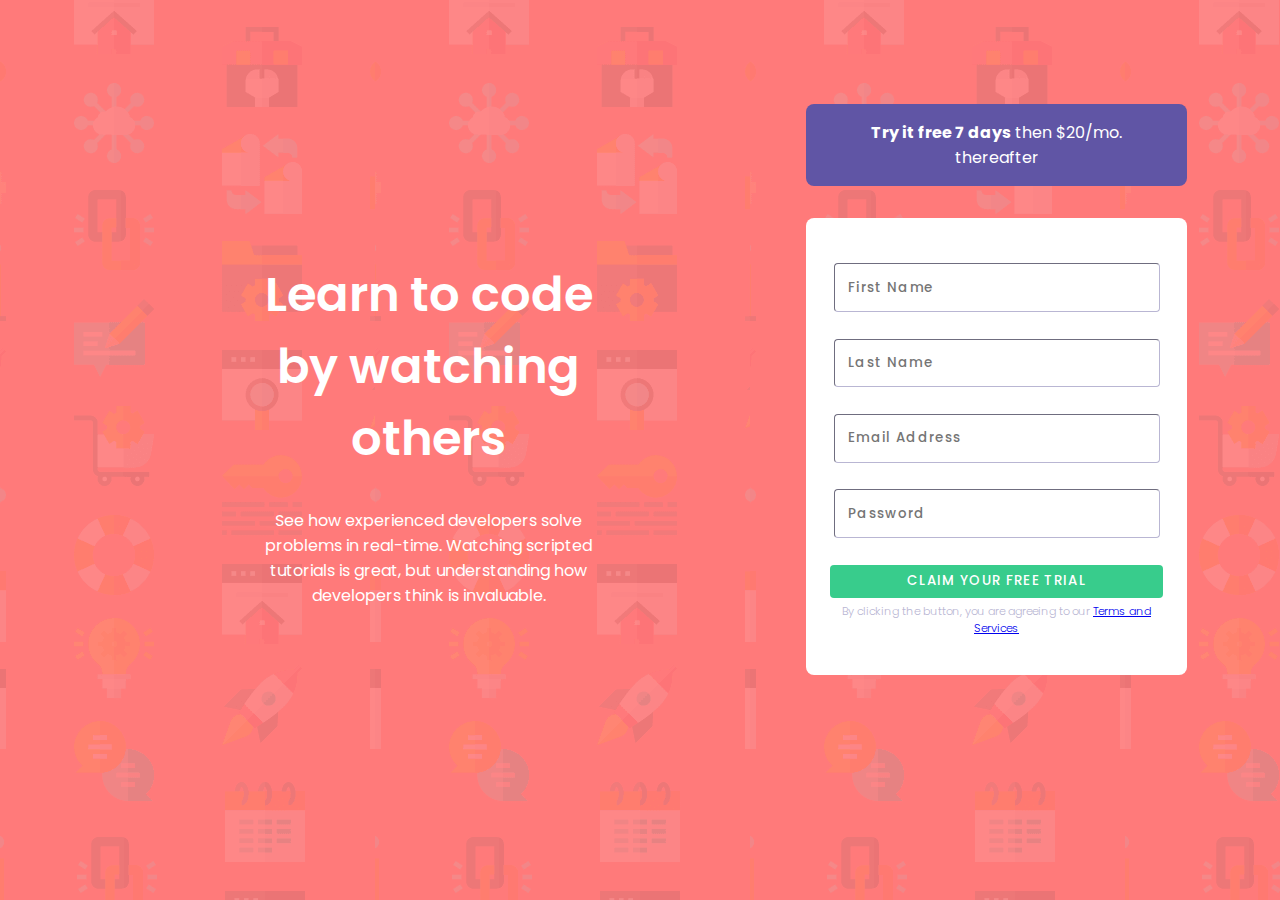
<file: intro-component-and-signup/index.html>
<!DOCTYPE html>
<html lang="en">
<head>
    <meta charset="UTF-8">
    <meta http-equiv="X-UA-Compatible" content="IE=edge">
    <meta name="viewport" content="width=device-width, initial-scale=1.0">
    <title>Sign up</title>
    <link rel="stylesheet" href="style.css">
</head>
<body>
    <div class="main">
        <div class="static-part">
            <h1>Learn to code by watching others</h1>
            <p>See how experienced developers solve problems in real-time. Watching scripted tutorials is great, 
                but understanding how developers think is invaluable. </p>
        </div>
        <form action="#" id="formm">
            <div class="dyn-part">
                <p class = 'head'> <strong>Try it free 7 days</strong> then $20/mo. thereafter</p>
                <div class="form">
                    <input type="text" class = "input" id="fname" placeholder="First Name">
                    <p class="error" id = "fn"><small>First name cannot be empty</small></p>
                    <input type="text" class = "input" id="lname" placeholder="Last Name">
                    <p class="error" id = "ln"><small>Last name cannot be empty</small></p>
                    <input type="email" class = "input" id="email" placeholder="Email Address">
                    <p class="error" id = "em"><small>Looks like this is not an email</small></p>
                    <input type="password" class = "input" id="pwd" placeholder="Password">
                    <p class="error" id = "pw"><small>Password is Empty</small></p>
                    <button class = "enter" id = "sub">CLAIM YOUR FREE TRIAL</button>
                    <p class = "tail">By clicking the button, you are agreeing to our <span class = "color-change"><a href="#">Terms and Services </a></span></p>
                </div>
            </div>
        </form>
    </div>
    <script src="script.js"></script>
</body>
</html>
</file>
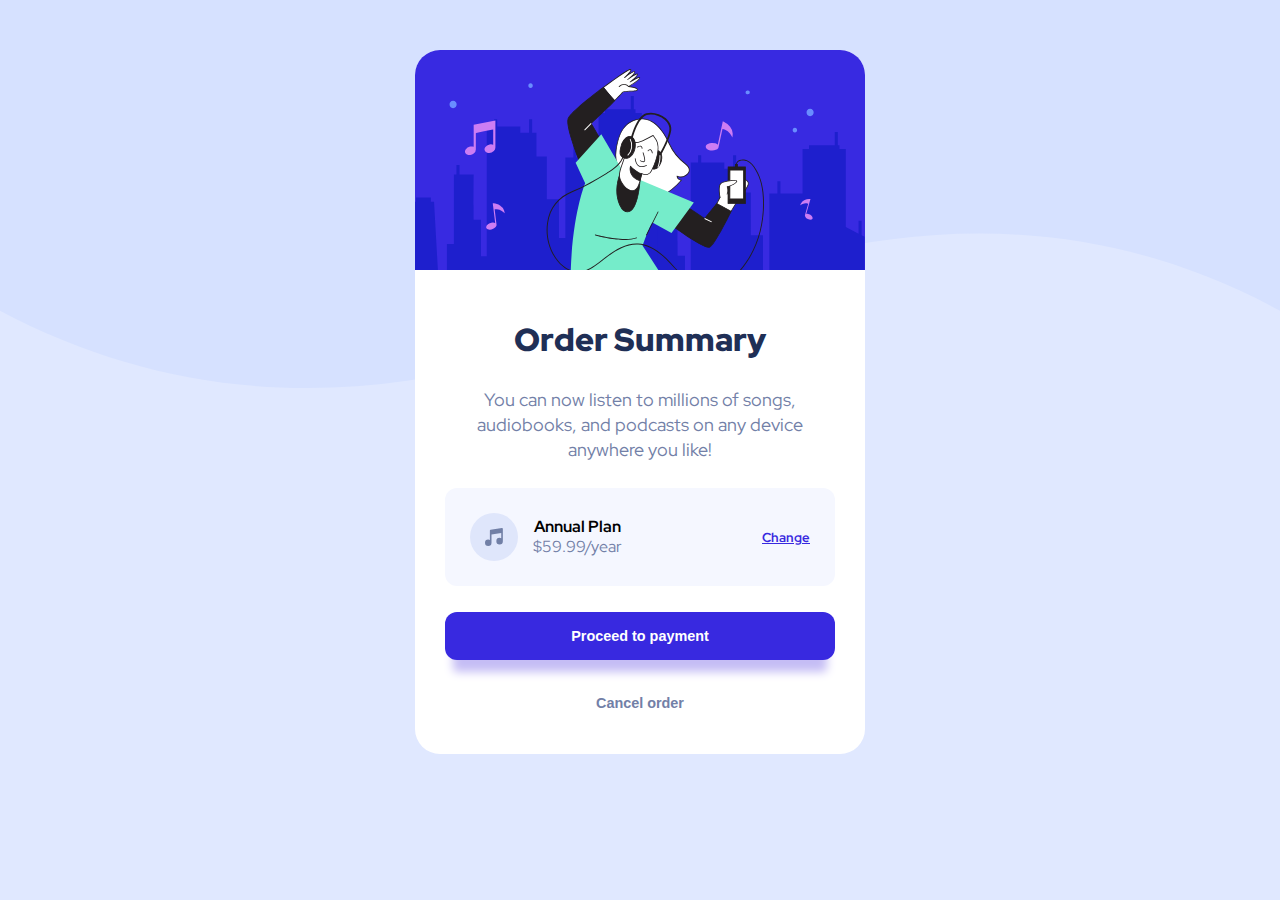
<file: order-summary-component/index.html>
<!DOCTYPE html>
<html lang="en">
<head>
    <meta charset="UTF-8">
    <meta http-equiv="X-UA-Compatible" content="IE=edge">
    <meta name="viewport" content="width=device-width, initial-scale=1.0">
    <link rel="stylesheet" href="style.css">
    <title>Order Summary component</title>
</head>
<body>
    <div class="card">
        <img class="imgg" src="./assets/illustration-hero.svg" alt="lorem ipsum">
        <div class="container">
            <h2 class="title">Order Summary</h2>
             <p class="desc">You can now listen to millions of songs, audiobooks, and podcasts on any 
                device anywhere you like!</p>
                <div class="plan">
                    <img src="./assets/icon-music.svg" alt="notes">
                    <div class="plandesc">
                        <strong>Annual Plan</strong>
                        <p>$59.99/year</p>
                    </div>
                    <a href="#">Change</a>
                </div>
            <button class="proceed">Proceed to payment</button>
            <button class="cancel">Cancel order</button>
        </div>

    </div>    
</body>
</html>
</file>
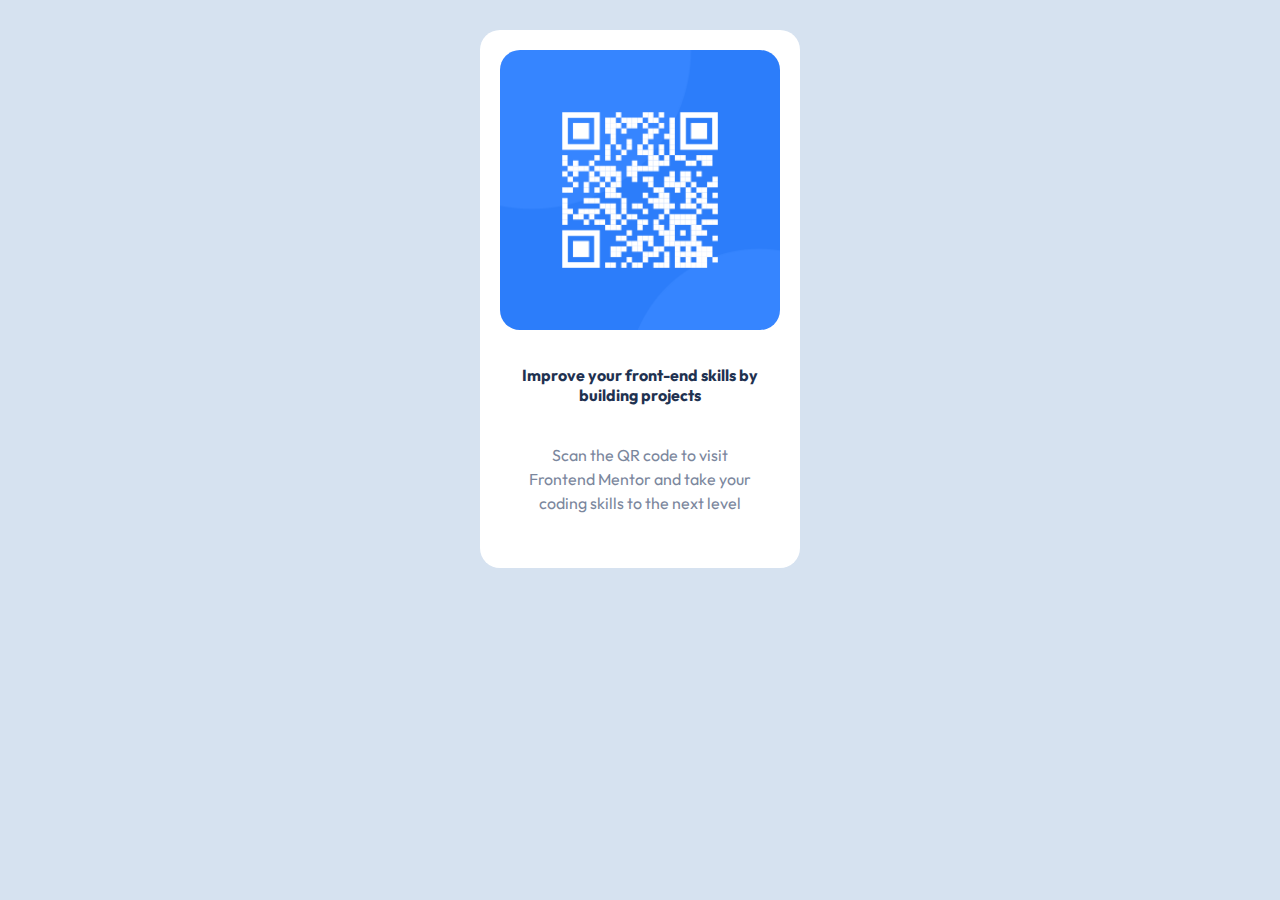
<file: qr-code-component/index.html>
<!DOCTYPE html>
<html lang="en">
<head>
    <meta charset="UTF-8">
    <meta http-equiv="X-UA-Compatible" content="IE=edge">
    <meta name="viewport" content="width=device-width, initial-scale=1.0">
    <link rel="stylesheet" href="./style.css">
    <link rel="icon" type="image/x-icon" href="./assets/favicon-32x32.png">
    <title>qr code component</title>
</head>
<body>
    <div class="container">
        <img class="qr" src="./assets/image-qr-code.png" alt="QR code">
        <div class="content">
            <strong class="header">Improve your front-end skills by building projects</strong>
            <p class="para">Scan the QR code to visit Frontend Mentor and take your coding skills to the next level</p>
        </div>
    </div>
</body>
</html>
</file>
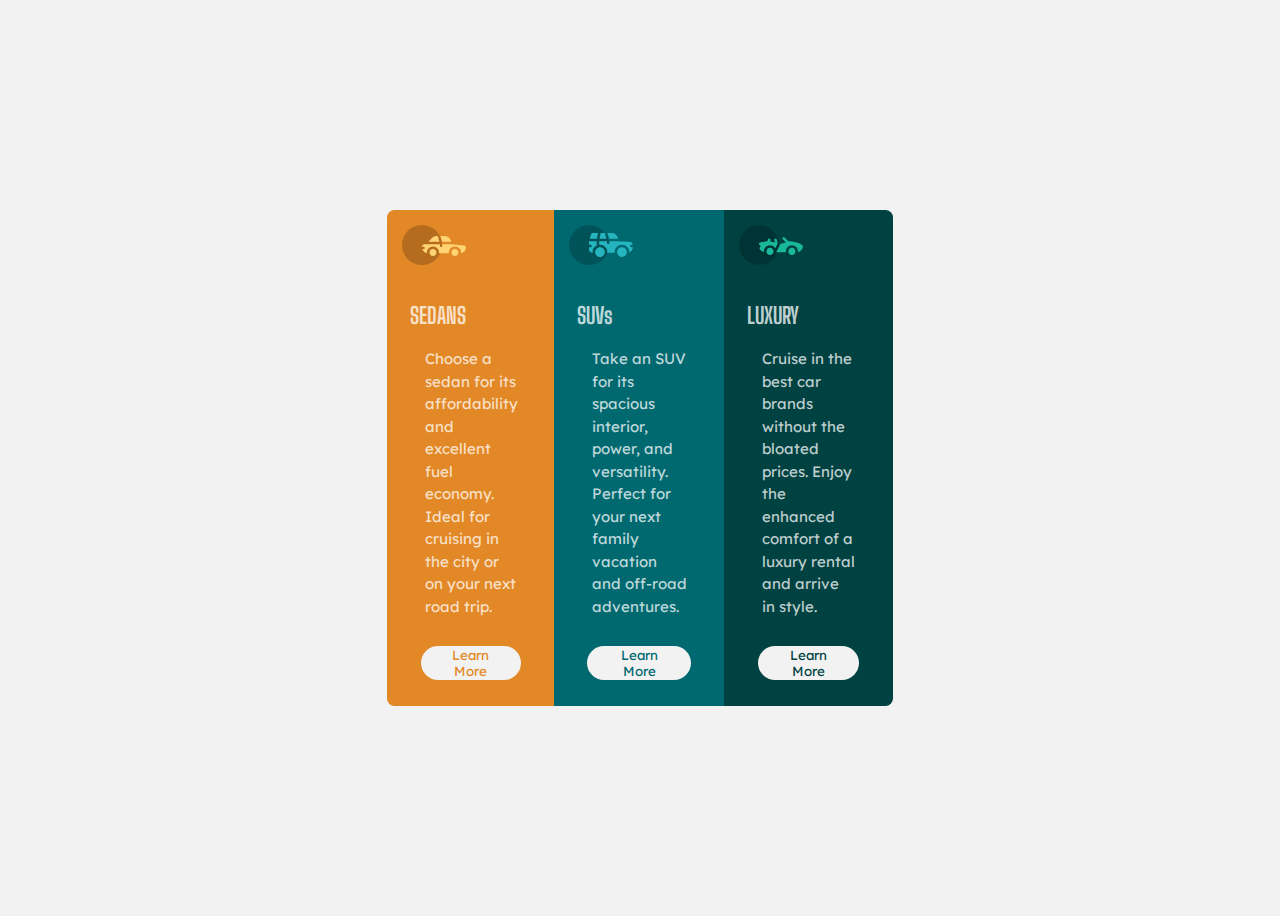
<file: three-card-preview-component/index.html>
<!DOCTYPE html>
<html lang="en">
<head>
    <meta charset="UTF-8">
    <meta http-equiv="X-UA-Compatible" content="IE=edge">
    <meta name="viewport" content="width=device-width, initial-scale=1.0">
    <title>3 Card Preview Component</title>
    <link rel="stylesheet" href="style.css">
</head>
<body>
    <main class="root">
        <div class="sedan">
            <img src="./assets/icon-sedans.svg" alt="sedan" class="ico">
            <h2 class="head">SEDANS</h2>
            <p class="content">Choose a sedan for its affordability and excellent fuel economy. Ideal for cruising in the city 
                or on your next road trip.</p>
            <button class="but">Learn More</button>
        </div>
        <div class="suv">
            <img src="./assets/icon-suvs.svg" alt="sedan" class="ico">
            <h2 class="head">SUVs</h2>
            <p class="content">Take an SUV for its spacious interior, power, and versatility. Perfect for your next family vacation 
                and off-road adventures.</p>
            <button class="but">Learn More</button>
        </div>
        <div class="lux">
            <img src="./assets/icon-luxury.svg" alt="sedan" class="ico">
            <h2 class="head">LUXURY</h2>
            <p class="content">Cruise in the best car brands without the bloated prices. Enjoy the enhanced comfort of a luxury 
                rental and arrive in style.</p>
            <button class="but">Learn More</button>
        </div>
    </main>
</body>
</html>
</file>
<file: intro-component-and-signup/style.css>
@import url('https://fonts.googleapis.com/css2?family=Poppins:wght@400;500;600;700&display=swap');

* {
    --red: hsl(0, 100%, 74%); 
    --green: hsl(154, 59%, 51%);
    --blue: hsl(248, 32%, 49%);
    --darkblue: hsl(249, 10%, 26%); 
    --grayishblue: hsl(246, 25%, 77%);
}

body {
    background-color: var(--red);
    background-image: url("./assets/bg-intro-mobile.png");
}

.main {
    display: flex;
    flex-direction: column;
}

.static-part {
    justify-content: center;
    font-family: 'Poppins', sans-serif;
    color: white;
    max-width: 90%;
    margin: 0 auto;
}

.static-part > h1 {
    margin-top: 3em;
    text-align: center;
    max-width: 100%;
    font-weight: 600;
    font-size: 1.75em;
}

.static-part > p {
    margin: 0 0.25em 0 0.25em;
    font-size: 0.9em;
    text-align: center;
    max-width: 100%;
    margin: 0 auto;
    font-weight: 400;

}

.dyn-part {
    margin: 0 auto;
    max-width: 90%;
}

.dyn-part > p {
    margin-top: 2.5em;
    color: white;
    padding: 1em 2.5em;
    text-align: center;
    max-width: 100%;
    font-family: 'poppins', sans-serif;
    border-radius: 0.5em;
    background-color: var(--blue);
    box-shadow: 5px;
}

.form {
    margin: 1em 0;
    border-radius: 0.5em;
    padding: 2em 1.5em;
    background-color: white;
    display: flex;
    flex-direction: column;
    max-width: 100%;
}

.form > .input {
    padding: 0.5em 1em;
    letter-spacing: 0.1em;
    font-family: 'poppins', sans-serif;
    font-weight: 500;
    border-width: 0.05em ;
    border-radius: 0.30em;
    border-color: var(--grayishblue);
    margin: 1em 0.25em;
    min-height: 2.5em;
}

.enter {
    margin-top: 1em;
    font-family: 'Poppins', sans-serif;
    font-weight: 500;
    color: white;
    background-color: var(--green);
    min-height: 2.5em;
    border-radius: 0.30em;
    border-width: 0em;
    box-shadow: 0.5em;
    letter-spacing: 0.1em;
}

.enter:hover {
    opacity: 0.5;
}


.tail {
    text-align: center;
    margin: 0.5em 0.8em;
    font-size: 0.7em;
    font-family: 'Poppins', sans-serif;
    font-weight: 300;
    color: var(--grayishblue);
}

.form > a {
    color: var(--red);
}

.error {
    display: none;
}

.errorTrigger {
    padding-right: 0.5em;
    margin: 0.1em 0;
    text-align: end;
    color: var(--red);
    font-family: 'Poppins', sans-serif;
    font-weight: 300;

}

@media only screen and (min-width: 600px) {
    .main {
        margin: 4em;
        display: flex;
        flex-direction: row;
        align-items: center;
    }

    .static-part {
        margin-top: -2em;
        max-width: 30%;

    }

    .static-part > h1 {
        font-size: 3em;
    }

    .static-part > p {
        font-size: 1em;
    }

    .dyn-part {
        
        display: flex;
        flex-direction: column;
        align-items: stretch;
        justify-content: space-evenly;
    }

}
</file>
<file: order-summary-component/style.css>
@import url('https://fonts.googleapis.com/css2?family=Red+Hat+Display:wght@500;700;900&display=swap');
:root{
    --paleblue: hsl(225, 100%, 94%);
    --brightblue: hsl(245, 75%, 52%);
    --verypaleblue: hsl(225, 100%, 98%);
    --desaturatedblue: hsl(224, 23%, 55%);
    --darkblue: hsl(223, 47%, 23%);
    --paleblue: hsl(225, 100%, 94%);
    --brightblue: hsl(245, 75%, 52%);
}
*{
    padding: 0;
    margin: 0;
    box-sizing: border-box;
}
body{
    background-image: url(./assets/pattern-background-desktop.svg);
    background-repeat: no-repeat;
    background-size: contain;
    background-color: var(--paleblue);
    font-family: "Red Hat Display", sans-serif;
    font-size: 16px;
}
.card{
    width: 450px;
    background-color: white;
    color: var(--desaturatedblue);
    border-radius: 25px;
    overflow: hidden;
    margin: 50px auto;
}
.title{
    font-weight: 900;
    font-size: 32px;
    color: var(--darkblue);
}
.imgg{
    width: 100%;
}
.container{
    padding: 30px;
    display: flex;
    flex-direction: column;
    justify-self: center;
    text-align: center;
    font-size: 18px;
}
.container > *{
    margin: 13px 0;
}
.desc{
    line-height: 25px;
}
.plan{
    font-size: 16px;
    background-color: var(--verypaleblue);
    padding: 25px;
    border-radius: 12px;
    display: flex;
    flex-direction: row;
    justify-content: space-between;
    align-items: center;
}
.plan a{
    color: var(--brightblue);
    font-size: 13px;
    font-weight: 700;
}
.plan a:hover{
    opacity: 0.8;
    text-decoration: none;
}
.plan strong{
    color: black;
}
.plandesc{
    line-height: 20px;
    margin-right: 125px;
}
button{
    width: 100%;
    border: none;
    font-weight: 700;
    font-size: 0.9rem;
    border-radius: 12px;
    cursor: pointer;

}
.proceed{
    background-color: var(--brightblue);
    padding: 1rem 0;
    color: white;
    box-shadow: 0 20px 10px -8px rgb(197 189 245);
}
.proceed:hover{
    opacity: 0.6;
}
.cancel{
    background-color: white;
    color: var(--desaturatedblue);
    margin-top: 22px;
    font-weight: 700;
    
}
.cancel:hover{
    color: black;
}
@media(min-width: 480px){
    body{
        background-image: url(./assets/pattern-background-desktop.svg);
        background-repeat: no-repeat;
        background-size: contain;
    }
}
</file>
<file: qr-code-component/style.css>
@import url('https://fonts.googleapis.com/css2?family=Outfit:wght@400;700&display=swap');
*{
    padding: 0;
    margin: 0;
    /*box-sizing: border-box;*/
}
:root{
    --white: hsl(0, 0%, 100%);
    --lightgray: hsl(212, 45%, 89%);
    --grayishblue: hsl(220, 15%, 55%);
    --darkblue: hsl(218, 44%, 22%);
}
body{
    background-color: var(--lightgray);
}
.container{
    margin: 30px auto;
    background-color: var(--white);
    width: 320px;
    border-radius: 20px;
    display: flex;
    flex-direction: column;
}
.qr{
    overflow: hidden;
    max-width: 100%;
    margin: 20px;
  
    border-radius: 20px;
}

.content{
    margin: 15px 25px;
    display: flex;
    flex-direction: column;
    justify-content: center;
    text-align: center;
    font-family: "Specimen",outfit;
}
strong{
    font-weight: 700;
    font-size: 1.5 rem;
    color: var(--darkblue);
}
p{
    font-size: 1 rem;
    margin: 15px auto;
    padding: 23px;
    font-weight: 400;
    line-height: 1.5;
    color: var(--grayishblue);
}
@media (max-width:400) {
    .container{
        margin: auto ;
        margin-left: 10%;
        margin-right: 10%;
        width: calc(100% - 10px);
    }
    
}
</file>
<file: three-card-preview-component/style.css>
@import url('https://fonts.googleapis.com/css2?family=Big+Shoulders+Display:wght@700&family=Lexend+Deca&display=swap');

/* font-family: 'Big Shoulders Display', cursive;
   font-family: 'Lexend Deca', sans-serif; */

:root {
    --brightorange: hsl(31, 77%, 52%);
    --darkcyan: hsl(184, 100%, 22%);
    --verydarkcyan: hsl(179, 100%, 13%);
    --transparentwhite: hsla(0, 0%, 100%, 0.75);
    --verylightgray: hsl(0, 0%, 95%);
    font-size: 15px;
}

body {
    background-color: var(--verylightgray);
    display: flex;
    min-height: 100vh;
    justify-content: center;
    align-items: center;
}

.root {
    display: flex;
    flex-direction: column;
    max-width: 80%;
    min-height: 60%;
    justify-content: center;
    align-items: center;
}

.sedan {
    background-color: var(--brightorange);
    border-top-left-radius: 0.8em;
    border-top-right-radius: 0.8em;
}

.suv {
    background-color: var(--darkcyan);
}

.lux {
    background-color: var(--verydarkcyan);
    border-bottom-left-radius: 0.5em;
    border-bottom-right-radius: 0.5em;
}

.ico {
    margin: 1em 0;
    padding-left: 1em;
}

.head {
    padding-left: 1em;
    font-family: 'Big Shoulders Display', cursive;
    font-weight: 700;
    color: var(--transparentwhite);
}

.content {
    padding: 0 1.5em;
    margin: 1em 1em;
    line-height: 1.5em;
    font-family: 'Lexend Deca', sans-serif;
    color: var(--transparentwhite);
    font-weight: 400;

}

.but {
    padding: 0 1.5em;
    margin: 1em 2.5em 2em 2.5em;
    font-family: 'Lexend Deca', sans-serif;
    font-weight: 400;
    background-color: var(--verylightgray);
    min-height: 2.5em;
    min-width: 4em;
    border: hidden;
    border-radius: 2em;
}

.sedan > .but {
    color: var(--brightorange);
}

.sedan > .but:hover {
    border: solid;
    border-width: 0.25em;
    border-color: var(--verylightgray);
    background-color: var(--brightorange);
    color: var(--verylightgray);
}

.suv > .but{
    color: var(--darkcyan);
}

.suv > .but:hover {
    border: solid;
    border-width: 0.25em;
    border-color: var(--verylightgray);
    background-color: var(--darkcyan);
    color: var(--verylightgray);
}

.lux > .but{
    color: var(--verydarkcyan);
}

.lux > .but:hover {
    border: solid;
    border-width: 0.25em;
    border-color: var(--verylightgray);
    background-color: var(--verydarkcyan);
    color: var(--verylightgray);
}

@media only screen and (min-width: 1150px) {

    .root {
        display: flex;
        flex-direction: row;
        max-width: 40%;
        max-height: 70%;
    }    

    .sedan {
        min-width: 33%;
        max-height: 100;
        border-top-left-radius: 0.5em;
        border-bottom-left-radius: 0.5em;
        border-top-right-radius: 0;
    }

    .suv {
        min-width: 33%;
        max-height: 100;
    }

    .lux {
        min-width: 33%;
        max-height: 100;
        border-top-right-radius: 0.5em;
        border-bottom-right-radius: 0.5em;
        border-bottom-left-radius: 0;
    }
}
</file>
